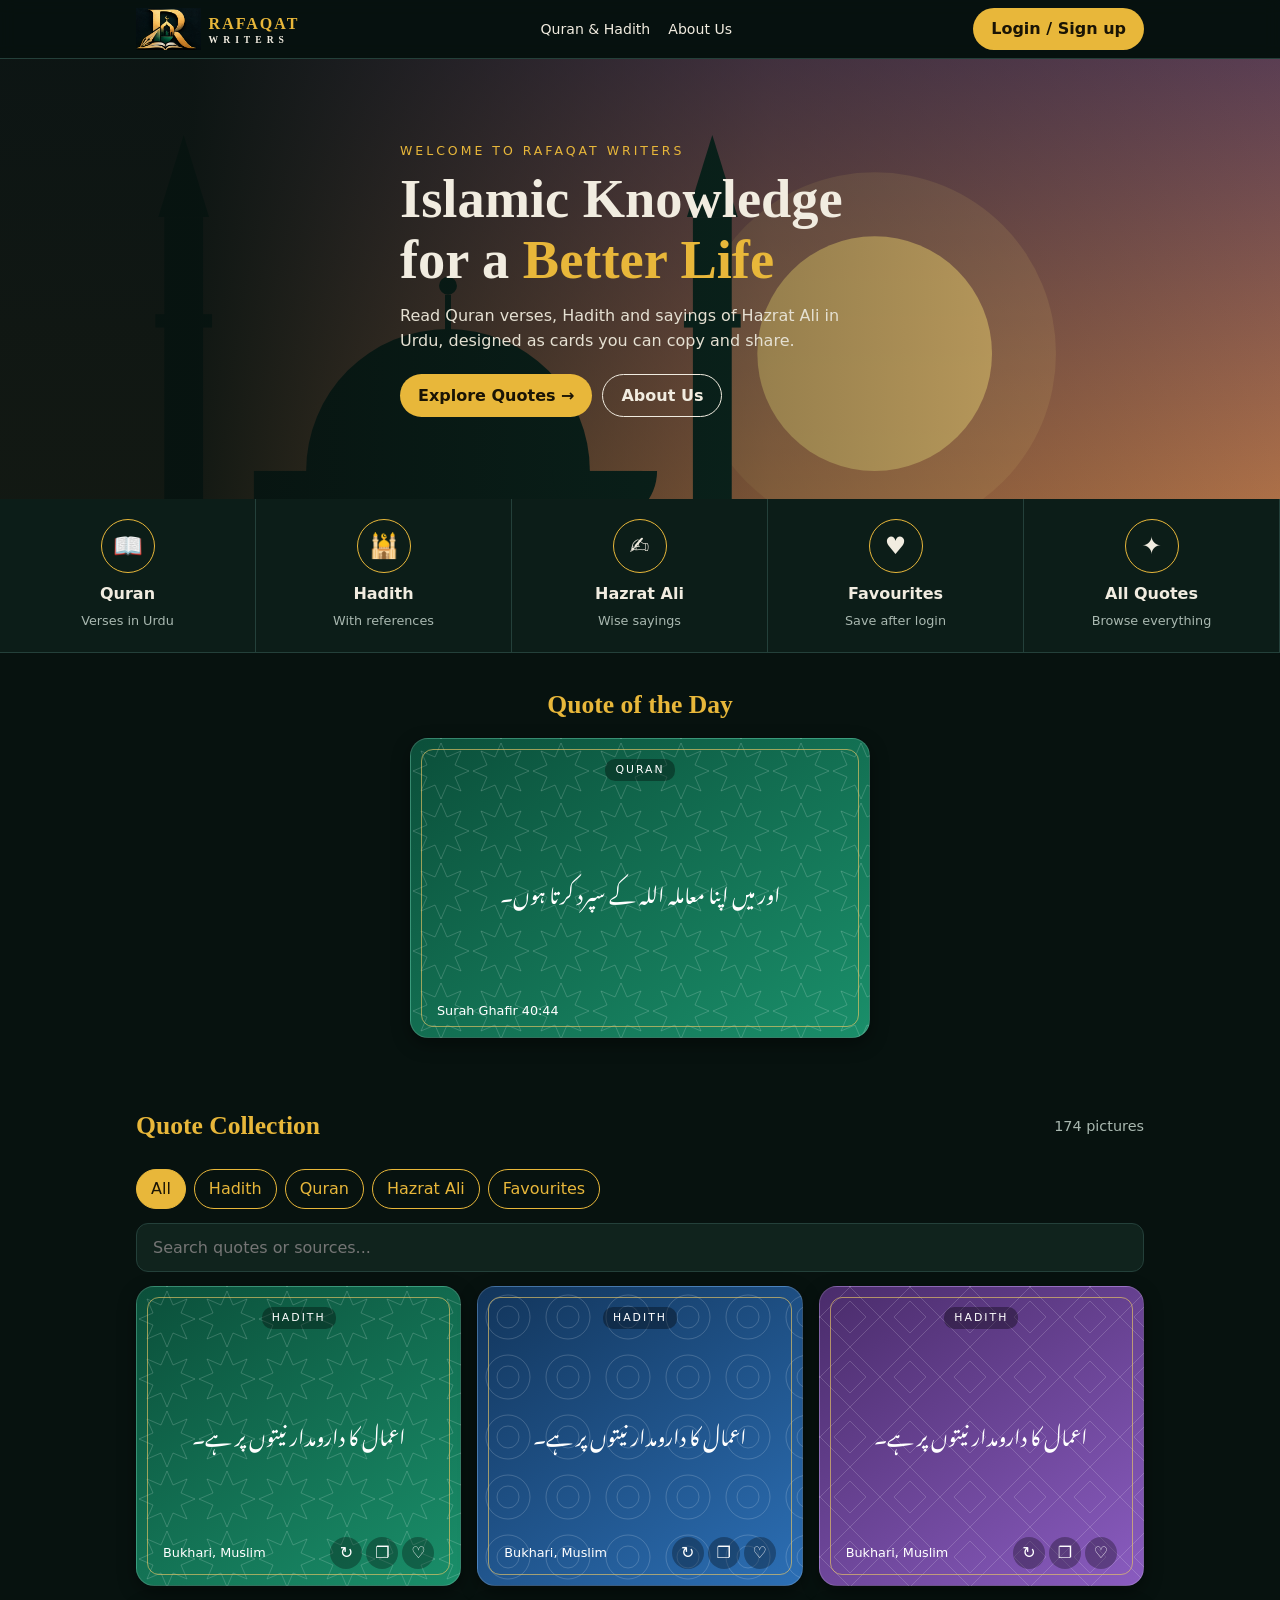
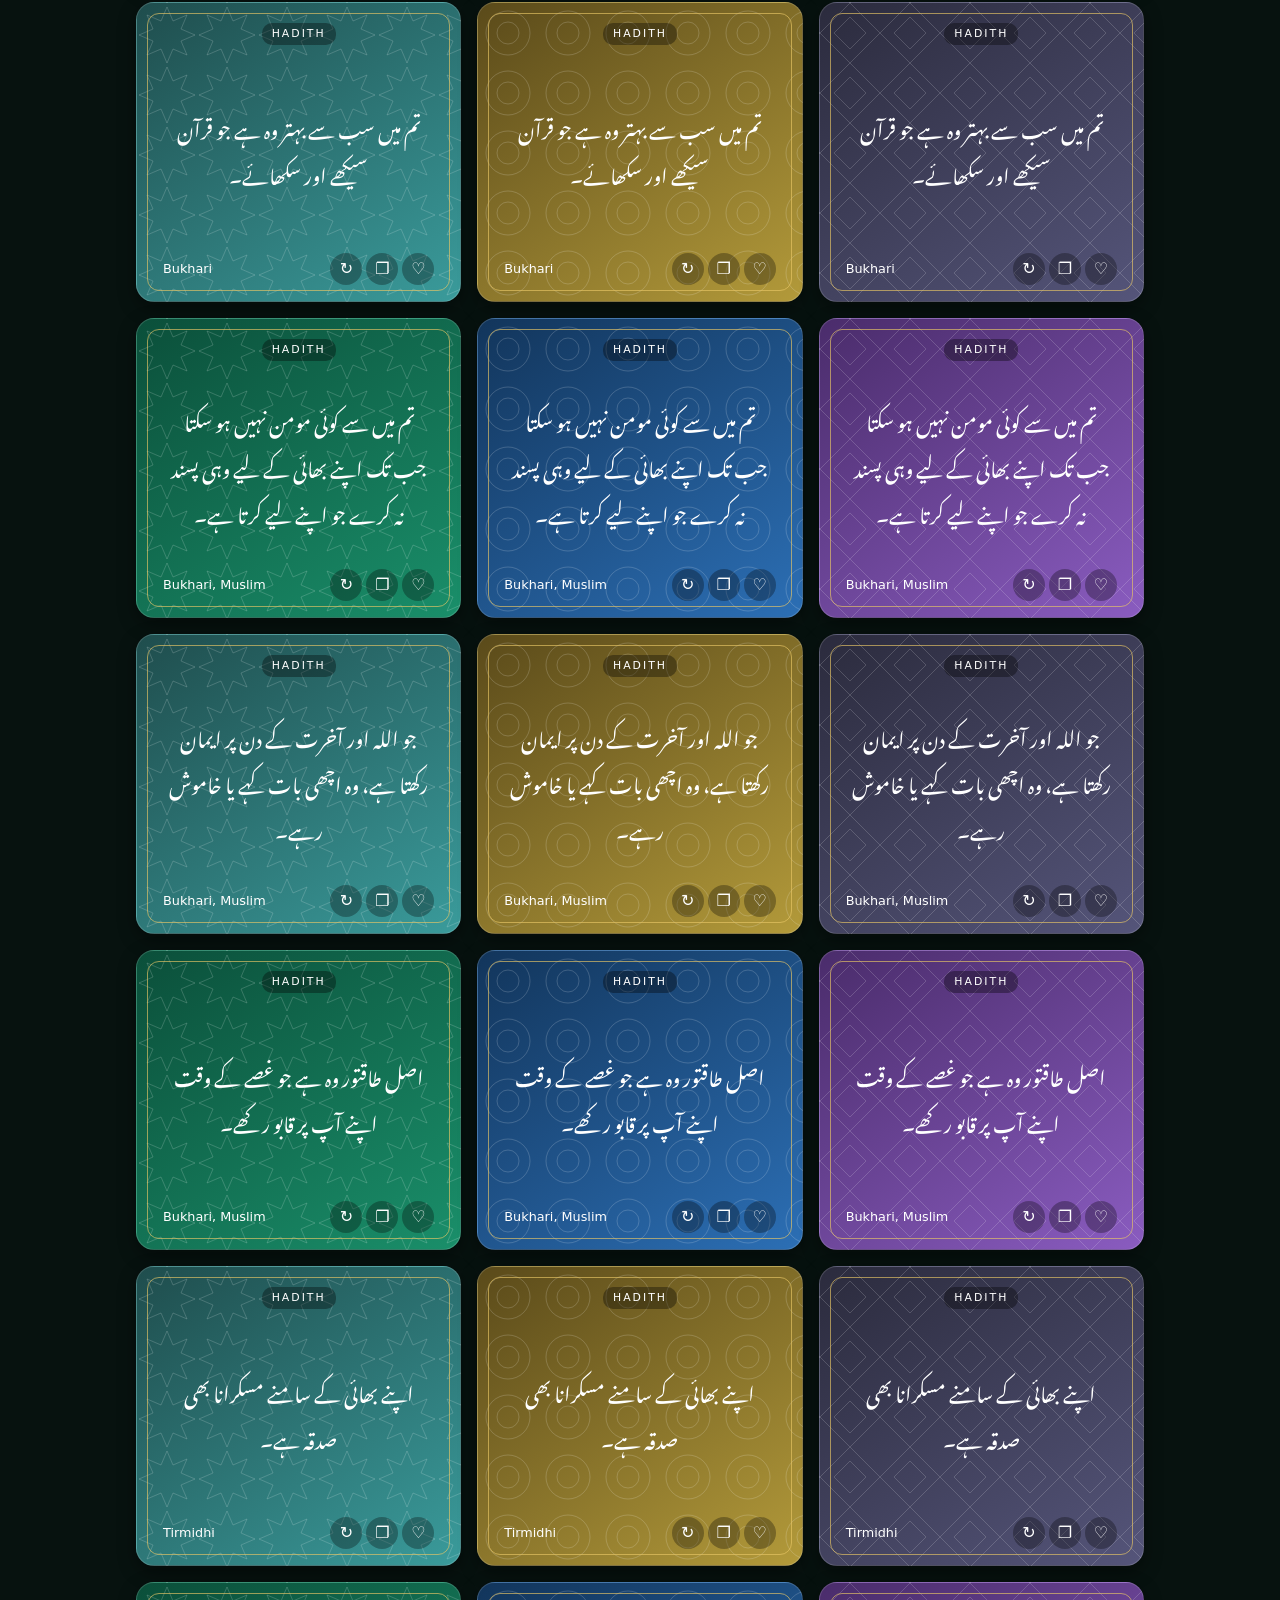
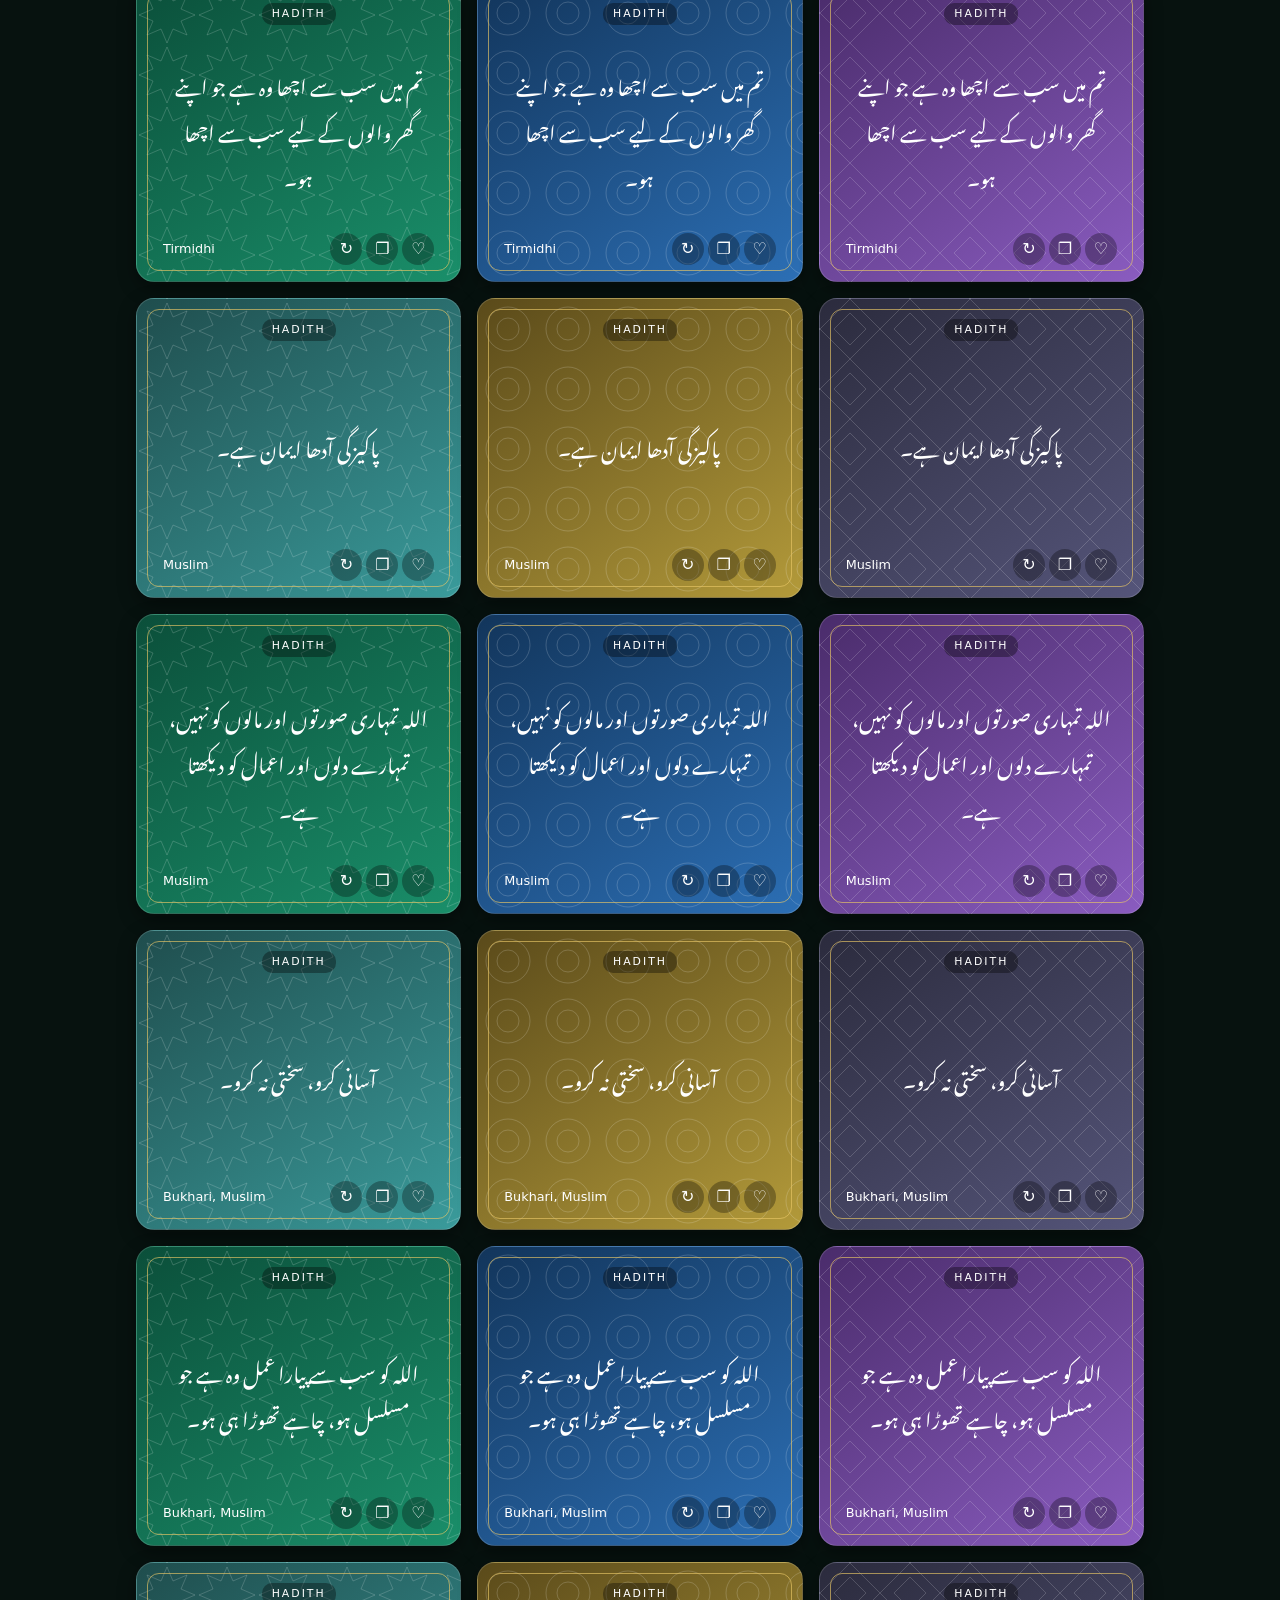
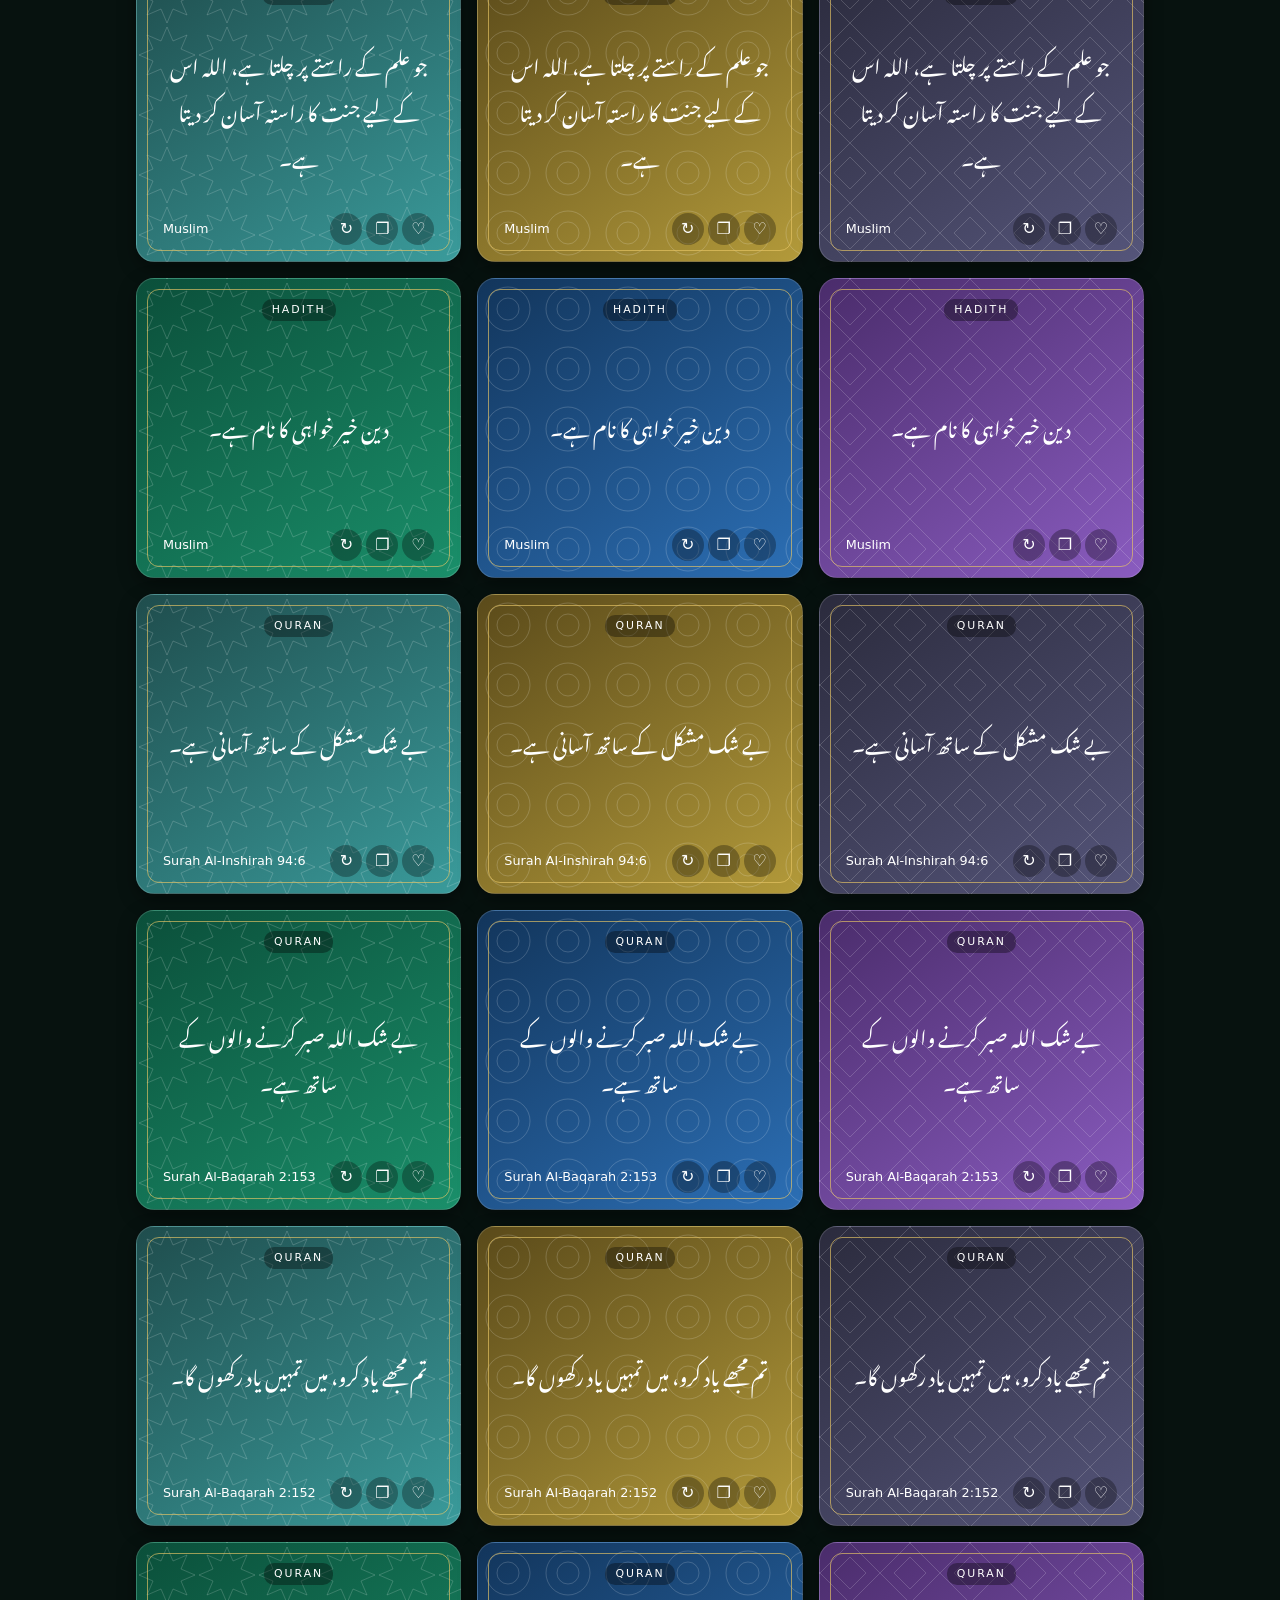
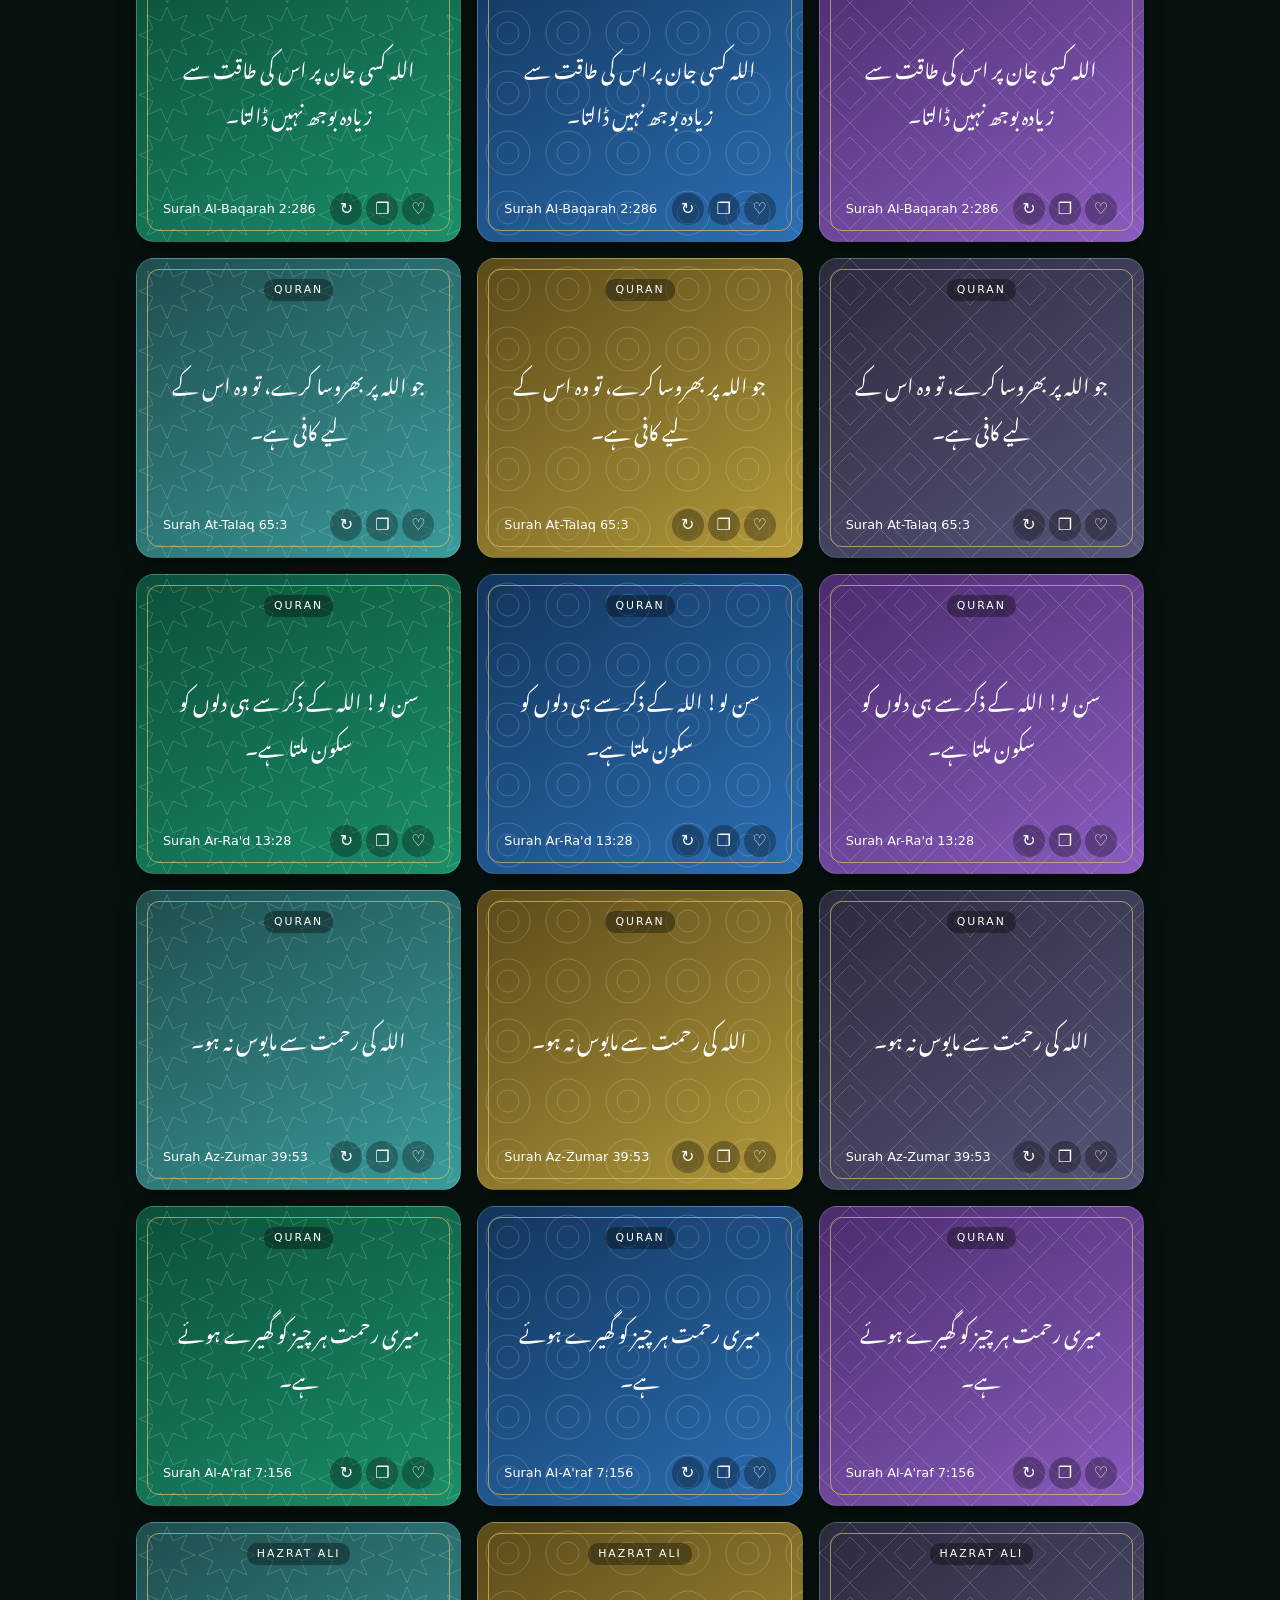
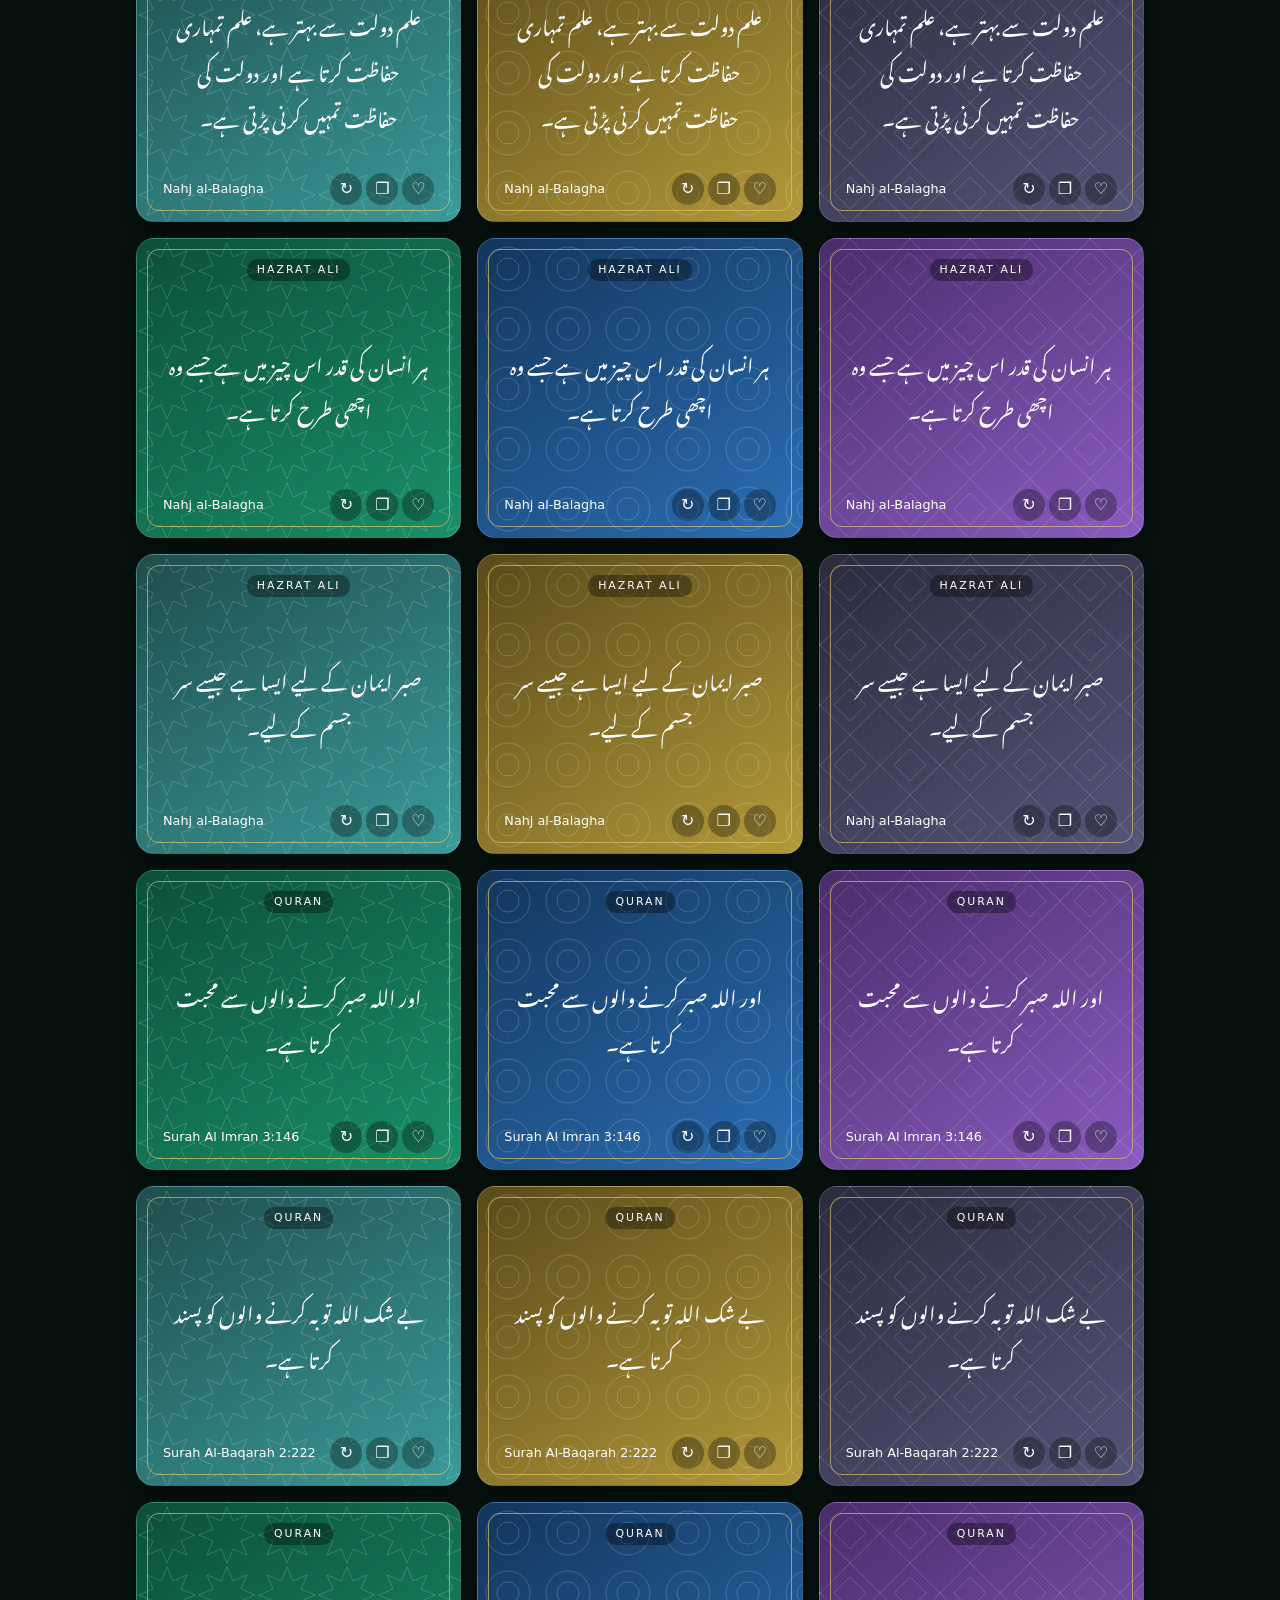
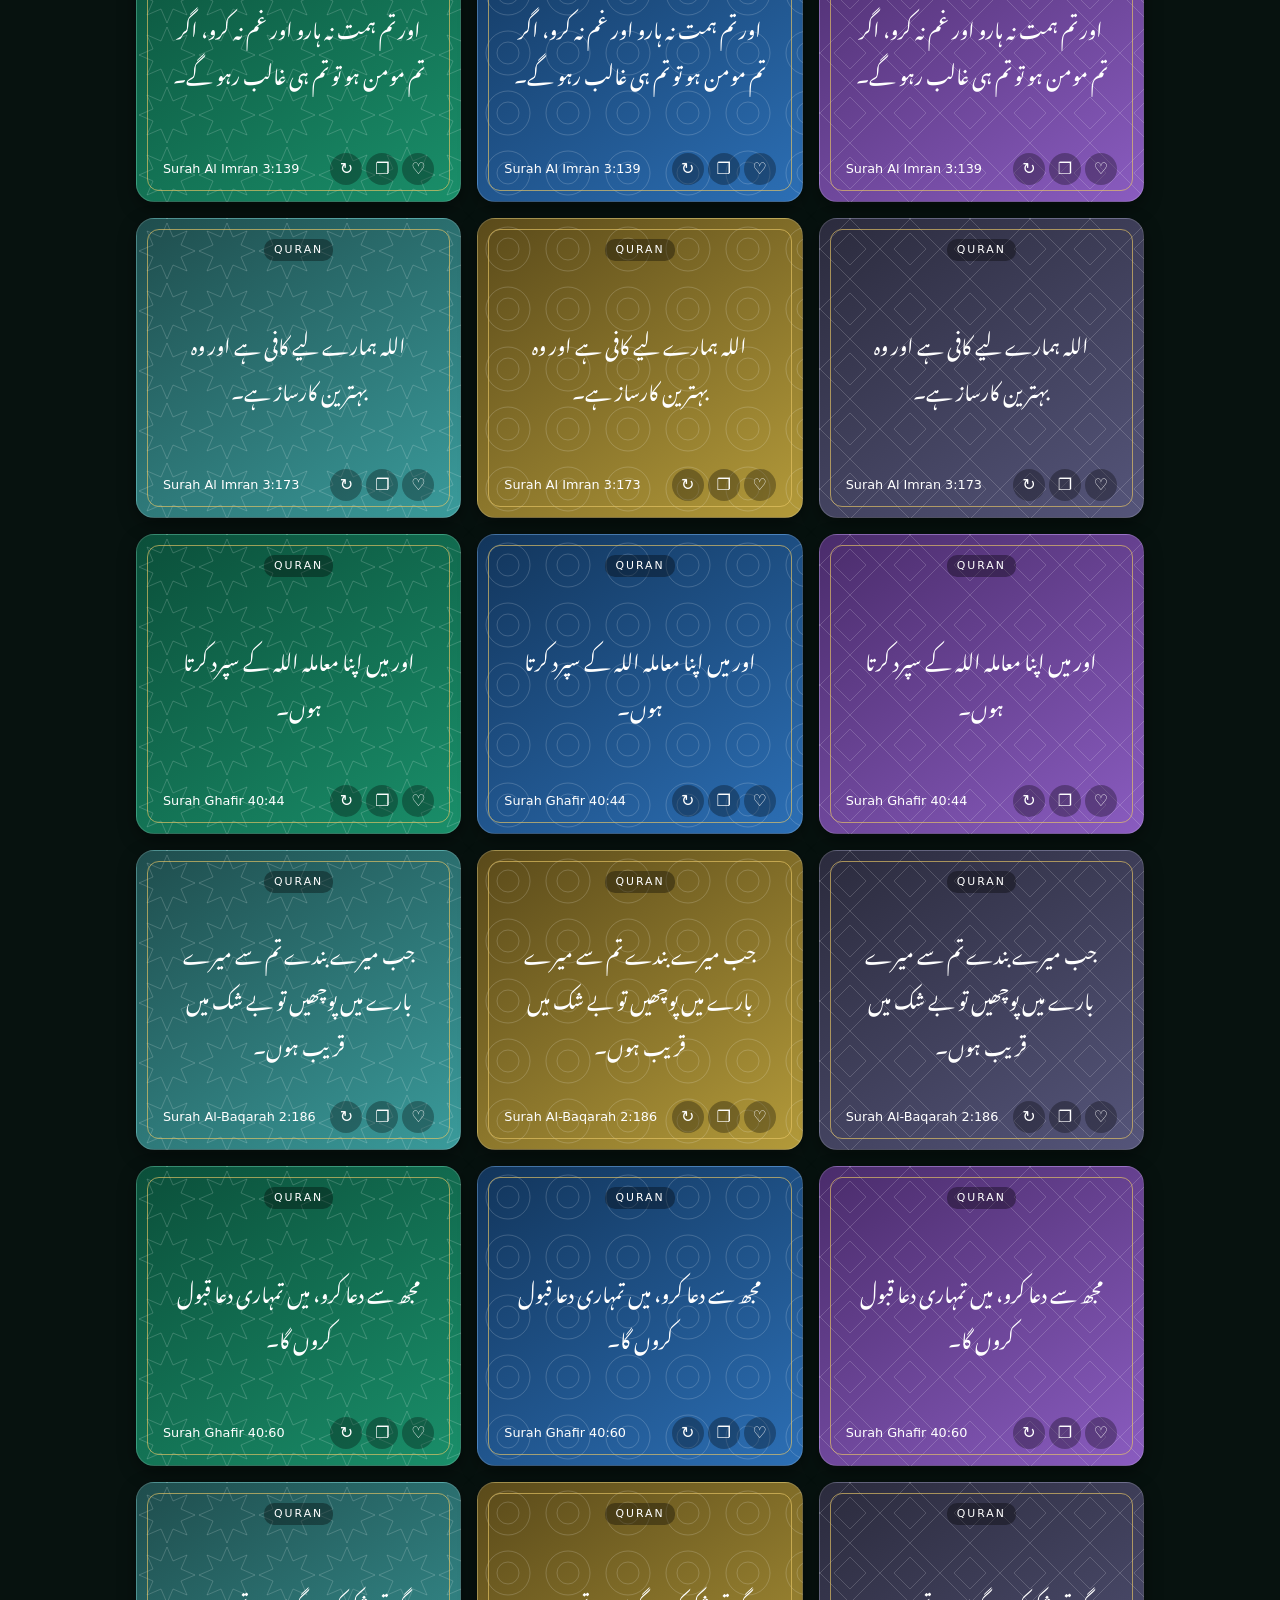
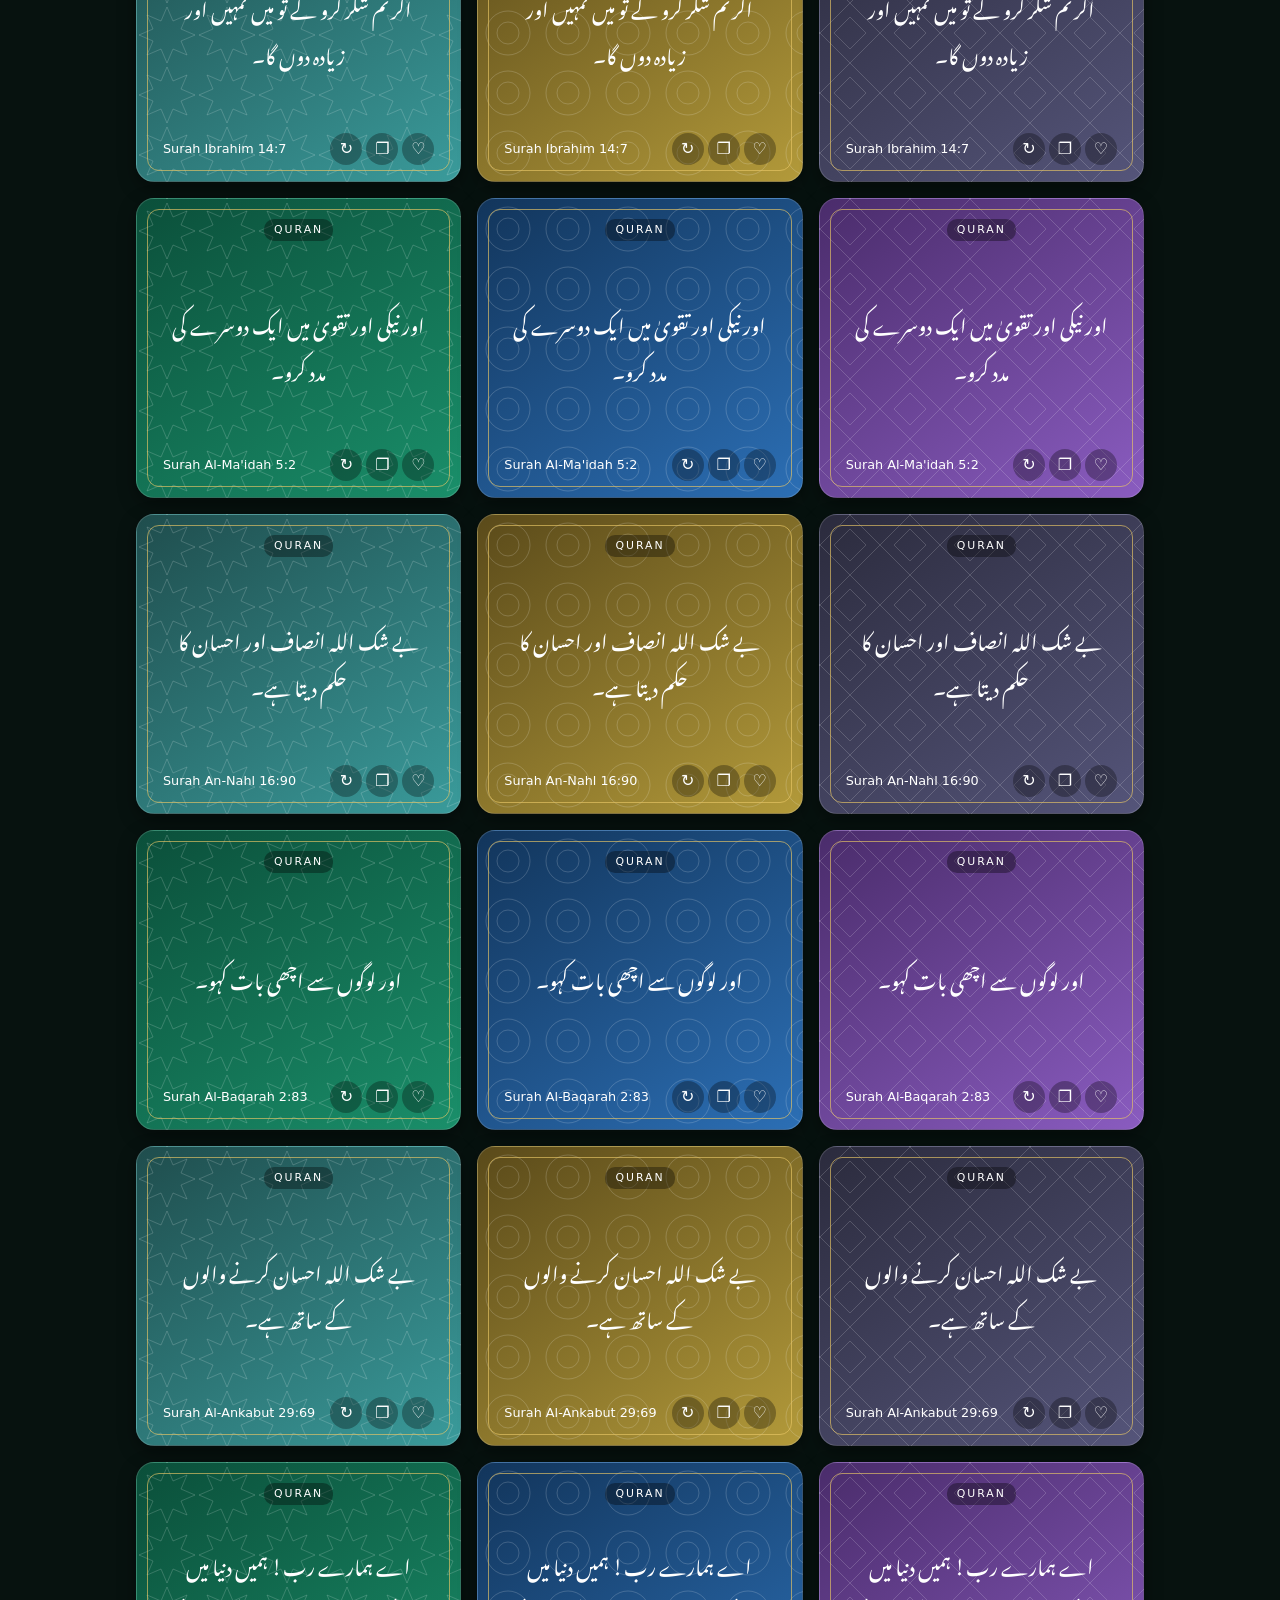
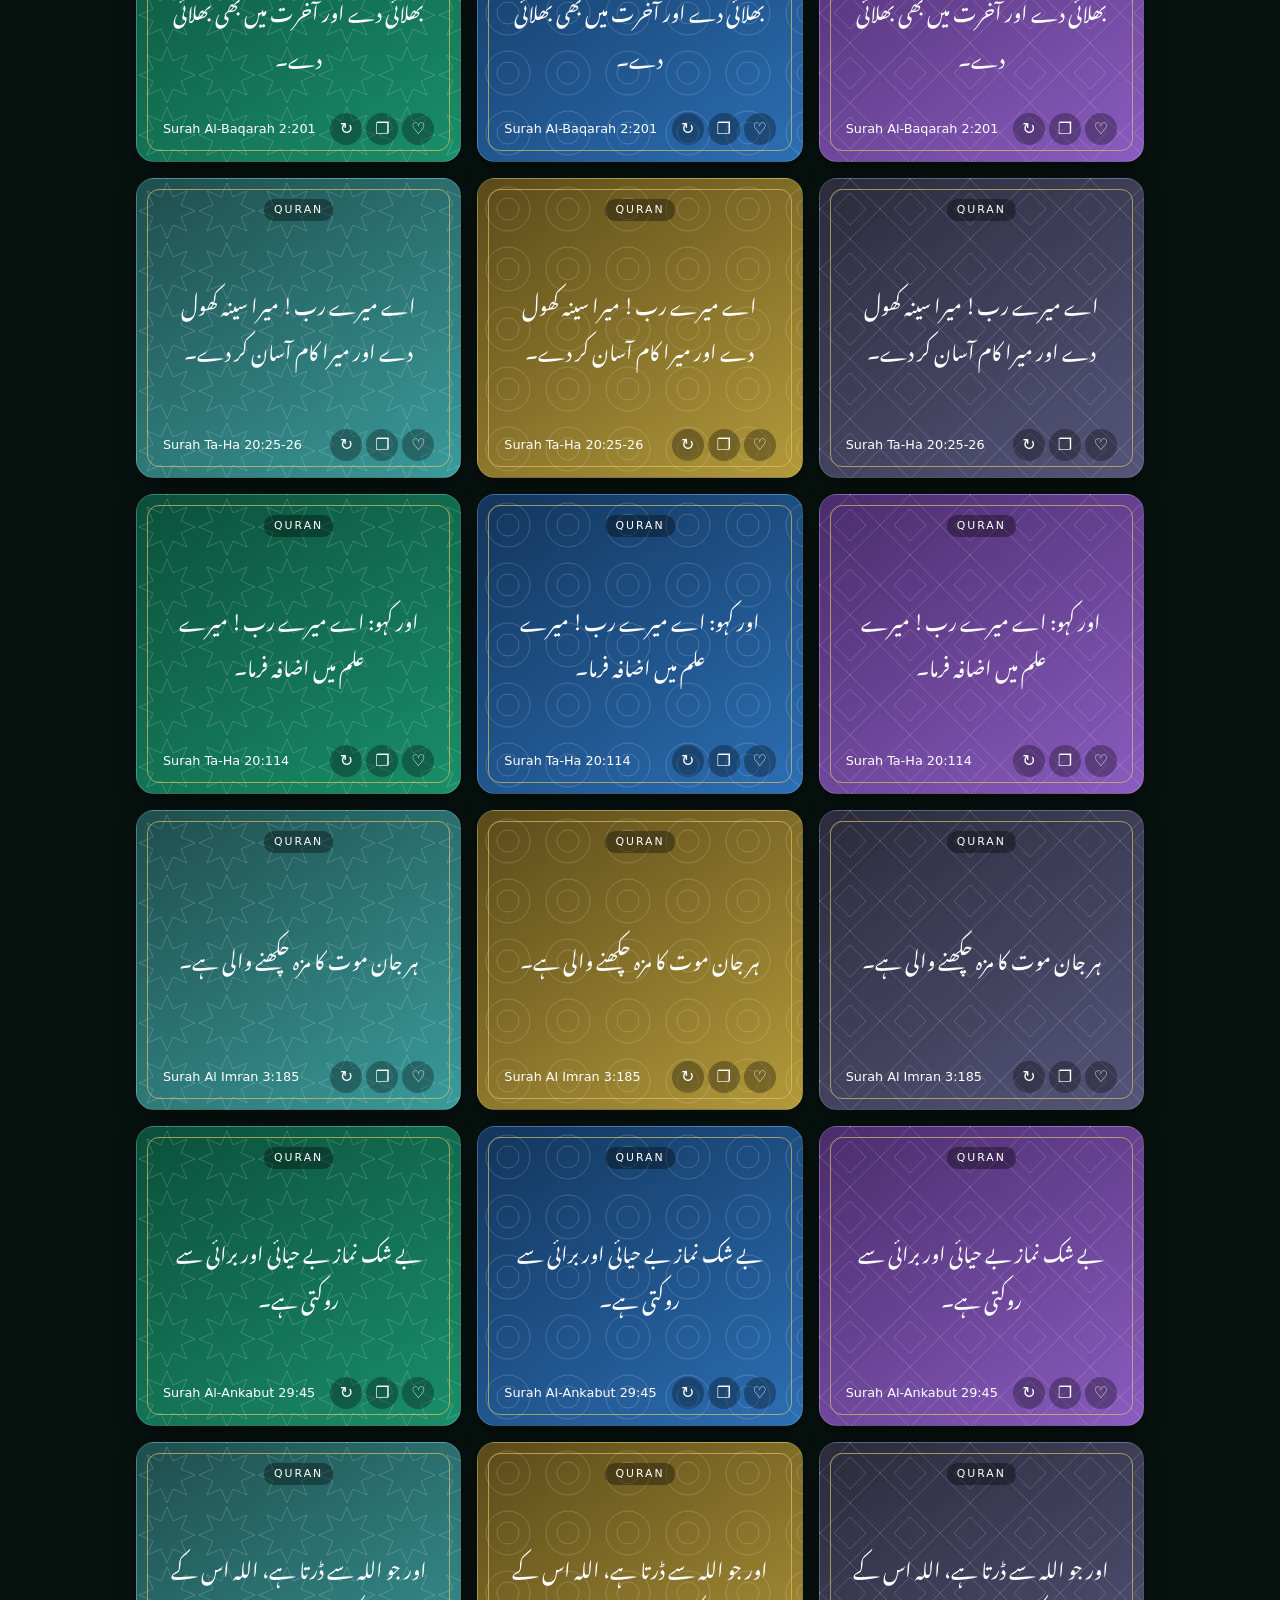
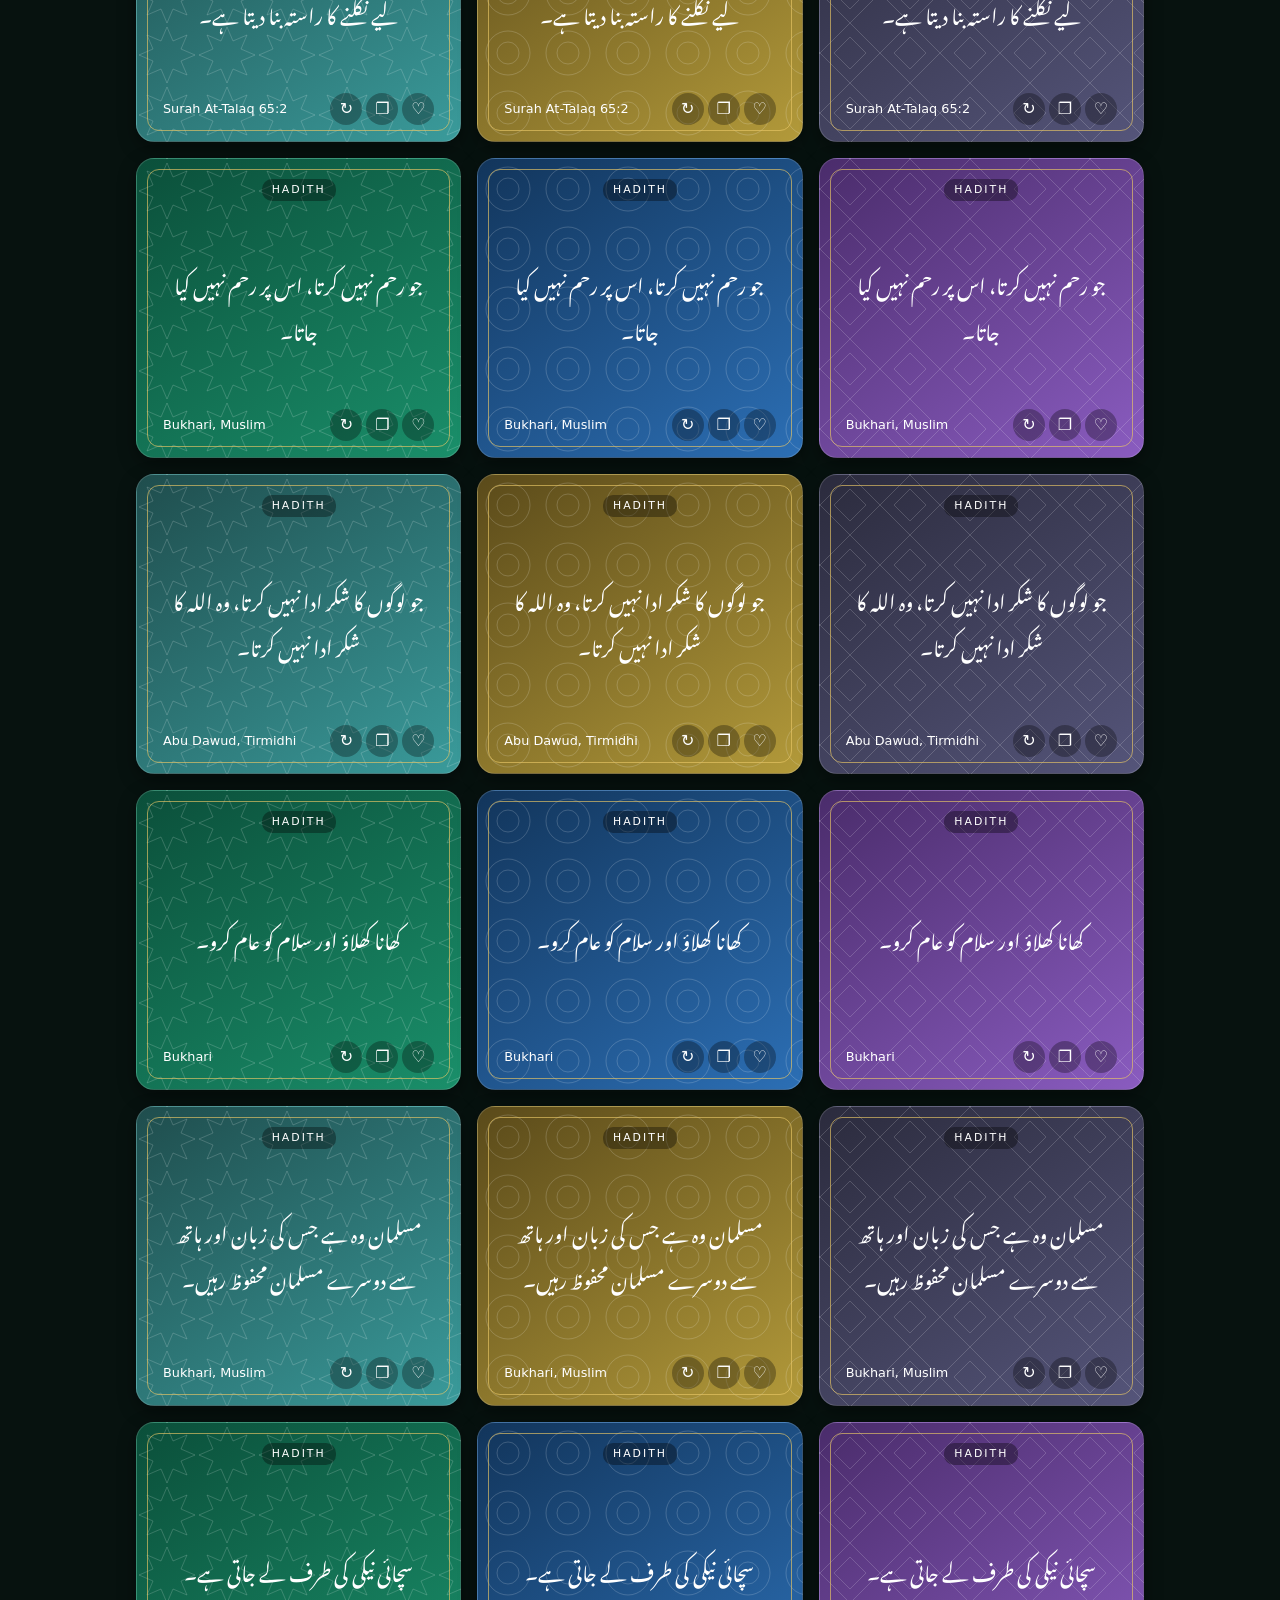
<file: index.html>
<!DOCTYPE html>
<html lang="en">
<head>
<meta charset="utf-8">
<meta name="viewport" content="width=device-width, initial-scale=1, viewport-fit=cover">
<title>Rafaqat Writers - Islamic Knowledge for a Better Life</title>
<meta name="description" content="Rafaqat Writers: Quran verses, Hadith and sayings of Hazrat Ali in Urdu, designed as beautiful shareable cards.">
<link rel="icon" href="favicon.png" type="image/png">
<link rel="stylesheet" href="https://fonts.googleapis.com/css2?family=Noto+Nastaliq+Urdu&display=swap">
<style>:root{--hero:url("01-sunset-mosque.svg");--ban:url("04-arches.svg")}</style>
<link rel="stylesheet" href="style.css">
</head>
<body>
<header><div class="w"><nav>
<a class="brand" href="#" onclick="return false"><img src="logo-emblem.png" alt="Rafaqat Writers logo"><span>RAFAQAT<small>WRITERS</small></span></a>
<div class="links"><a href="#" data-v="All">Quran &amp; Hadith</a><a href="#" data-info="1">About Us</a></div>
<button class="gb" id="authBtn">Login / Sign up</button></nav></div></header>

<div class="hero" id="top"><div class="w"><div class="eyebrow">WELCOME TO RAFAQAT WRITERS</div>
<h1>Islamic Knowledge<br>for a <b>Better Life</b></h1>
<p>Read Quran verses, Hadith and sayings of Hazrat Ali in Urdu, designed as cards you can copy and share.</p>
<div class="row"><button class="gb" id="exp">Explore Quotes &rarr;</button><button class="gb o" data-info="1">About Us</button></div></div></div>

<div class="tiles" id="tiles">
<div class="tile" data-c="Quran"><i>&#128214;</i><b>Quran</b><span>Verses in Urdu</span></div>
<div class="tile" data-c="Hadith"><i>&#128332;</i><b>Hadith</b><span>With references</span></div>
<div class="tile" data-c="Hazrat Ali"><i>&#9997;&#65039;</i><b>Hazrat Ali</b><span>Wise sayings</span></div>
<div class="tile" data-c="Favourites"><i>&#9829;</i><b>Favourites</b><span>Save after login</span></div>
<div class="tile" data-c="All"><i>&#10022;</i><b>All Quotes</b><span>Browse everything</span></div></div>

<section><div class="w"><h2 class="t2" style="text-align:center">Quote of the Day</h2><div class="qodw" id="qod"></div></div></section>

<section id="gallery"><div class="w">
<div class="sec"><h2 class="t2">Quote Collection</h2><span id="cnt"></span></div>
<div class="tools" id="cats"></div>
<div class="bar"><input id="q" type="search" placeholder="Search quotes or sources..."></div>
<main id="grid"></main></div></section>

<div class="banner"><div>Read &#10022; Learn &#10022; Grow</div><small>RAFAQAT WRITERS</small></div>

<section class="about" id="about"><div class="w"><h2 class="t2" style="text-align:center">About Us</h2>
<p>Rafaqat Writers shares Quran verses, Hadith and sayings of Hazrat Ali in Urdu, so good words reach more people. Please verify references with a trusted scholar before sharing.</p></div></section>

<footer><img src="logo-full.png" alt="Rafaqat Writers"><em>Islamic knowledge is the light that guides us in every step of life.</em>&copy; Rafaqat Writers</footer>
<div class="toast" id="toast"></div>
<dialog id="view" class="view"><div class="vh"><b id="vt" style="color:var(--gold)"></b><button class="chip" id="vc">Close</button></div><div id="vgrid" class="vg"></div></dialog>
<dialog id="info"><h3 style="margin-top:0;color:var(--gold)">About Us</h3><p>Rafaqat Writers shares Quran verses, Hadith and sayings of Hazrat Ali in Urdu, so good words reach more people. Please verify references with a trusted scholar before sharing.</p><button class="chip" id="ic">Close</button></dialog>
<dialog id="dlg"><h3 id="dt" style="margin-top:0">Login</h3><input id="u" placeholder="Username" autocomplete="username"><input id="p" type="password" placeholder="Password" autocomplete="current-password"><div class="err" id="err"></div><div class="row2"><button class="btn" id="go">Login</button><button class="chip" id="sw">New account</button><button class="chip" id="cl">Close</button></div></dialog>
<script src="script.js"></script>
</body></html>
</file>
<file: style.css>
:root{--bg:#07120f;--bg2:#0c1d18;--fg:#f1ece0;--card:#10231d;--ac:#e8b73a;--gold:#e8b73a;--mut:#a9b8b0;--bd:#24403a;box-sizing:border-box;padding-top:env(safe-area-inset-top,0px);padding-bottom:env(safe-area-inset-bottom,0px)}
*{box-sizing:border-box}html{scroll-padding-top:70px;scroll-behavior:smooth}
body{margin:0;background:var(--bg);color:var(--fg);font-family:"Segoe UI",system-ui,sans-serif;line-height:1.6}
button,input{font:inherit}a{color:inherit;text-decoration:none}
.w{max-width:1040px;margin:0 auto;padding:0 16px}
header{position:sticky;top:env(safe-area-inset-top,0px);z-index:20;background:#07120fee;backdrop-filter:blur(8px);border-bottom:1px solid var(--bd)}
nav{display:flex;align-items:center;justify-content:space-between;gap:10px;padding:8px 0}
.brand{display:flex;align-items:center;gap:8px;font-family:Georgia,serif;color:var(--gold);font-weight:700;letter-spacing:2px}
.brand img{height:42px}.brand small{display:block;font-size:.6rem;letter-spacing:5px;color:var(--fg);margin-top:-5px}
.links{display:flex;gap:18px;font-size:.88rem}.links a:hover{color:var(--gold)}
@media(max-width:760px){.links{display:none}}
.gb{background:var(--gold);color:#1a1405;border:0;border-radius:22px;padding:8px 18px;font-weight:700;cursor:pointer}
.gb.o{background:transparent;color:var(--fg);border:1.5px solid var(--fg)}
.hero{position:relative;min-height:440px;display:flex;align-items:center;background:#07120f var(--hero) center/cover}
.hero::before{content:"";position:absolute;inset:0;background:linear-gradient(90deg,#07120ff0 15%,#07120f66 60%,#07120f22)}
.hero .w{position:relative}
.eyebrow{color:var(--gold);letter-spacing:3px;font-size:.78rem;margin-bottom:8px}
.hero h1{font-family:Georgia,serif;font-size:clamp(2rem,7vw,3.4rem);line-height:1.12;margin:0 0 12px}
.hero h1 b{color:var(--gold)}
.hero p{max-width:480px;color:#e5e0d2;margin:0 0 20px}
.hero .row{display:flex;gap:10px;flex-wrap:wrap}
.tiles{display:grid;grid-template-columns:repeat(auto-fit,minmax(150px,1fr));background:var(--bg2);border-bottom:1px solid var(--bd)}
.tile{text-align:center;padding:20px 10px;cursor:pointer;border-right:1px solid var(--bd)}
.tile i{display:grid;place-items:center;width:54px;height:54px;border:1.5px solid var(--gold);border-radius:50%;margin:0 auto 8px;font-style:normal;font-size:1.5rem}
.tile b{display:block}.tile span{font-size:.8rem;color:var(--mut)}
.tile:hover{background:#12302a}
h2.t2{font-family:Georgia,serif;font-size:1.6rem;margin:0;color:var(--gold)}
section{padding:32px 0}
.qodw{max-width:460px;margin:12px auto 0}
.tools{display:flex;gap:8px;flex-wrap:wrap;padding:10px 0}
.chip{border:1.5px solid var(--gold);background:transparent;color:var(--gold);border-radius:20px;padding:6px 14px;cursor:pointer;white-space:nowrap}
.chip.on{background:var(--gold);color:#1a1405}
.bar{display:flex;gap:8px;padding:4px 0 14px}
.bar input{flex:1;padding:11px 16px;border-radius:12px;border:1px solid var(--bd);background:var(--card);color:var(--fg)}
.sec{display:flex;justify-content:space-between;align-items:center;margin:4px 0 12px}.sec span{color:var(--mut);font-size:.9rem}
main{display:grid;grid-template-columns:repeat(auto-fill,minmax(270px,1fr));gap:16px}
.pic{border-radius:18px;color:#fff;padding:20px 18px 12px;min-height:300px;display:flex;flex-direction:column;justify-content:space-between;position:relative;overflow:hidden;box-shadow:0 6px 18px rgba(0,0,0,.4);border:1px solid rgba(255,255,255,.15)}
.pic::after{content:"";position:absolute;inset:10px;border:1.5px solid rgba(232,199,102,.65);border-radius:12px;pointer-events:none}
.tag{align-self:center;font-size:.68rem;letter-spacing:2px;text-transform:uppercase;background:rgba(0,0,0,.35);border-radius:10px;padding:2px 10px;position:relative;z-index:1}
.t{font-family:"Noto Nastaliq Urdu","Jameel Noori Nastaliq","Noto Naskh Arabic",serif;direction:rtl;line-height:2.3;font-size:1.25rem;text-align:center;margin:auto 0;padding:10px 14px;position:relative;z-index:1}
.s{display:flex;justify-content:space-between;align-items:center;font-size:.8rem;padding:0 8px 4px;position:relative;z-index:1}
.acts button{background:rgba(0,0,0,.3);border:0;color:#fff;border-radius:50%;width:32px;height:32px;cursor:pointer;margin-left:4px;font-size:1rem}
.empty{grid-column:1/-1;text-align:center;color:var(--mut);padding:30px}
.banner{position:relative;text-align:center;padding:54px 16px;background:#0a2a20 var(--ban) center/cover;border-block:1px solid var(--bd)}
.banner::before{content:"";position:absolute;inset:0;background:#07120fb0}
.banner div{position:relative;font-family:Georgia,serif;font-style:italic;font-size:clamp(1.5rem,5vw,2.4rem);color:var(--gold)}
.banner small{position:relative;display:block;margin-top:6px;letter-spacing:3px}
.about p{max-width:680px;margin:10px auto 0;text-align:center;color:#d9d4c6}
footer{background:#050d0b;border-top:1px solid var(--bd);padding:26px 16px;text-align:center;color:var(--mut);font-size:.88rem}
footer img{height:110px}footer em{display:block;color:var(--gold);font-family:Georgia,serif;margin:8px auto;max-width:420px}
dialog{border:0;border-radius:16px;padding:20px;background:var(--card);color:var(--fg);width:min(92vw,340px)}
dialog::backdrop{background:rgba(0,0,0,.65)}
dialog input{display:block;width:100%;margin:8px 0;padding:10px;border-radius:8px;border:1px solid var(--bd);background:var(--bg);color:var(--fg)}
.row2{display:flex;gap:8px;margin-top:8px;flex-wrap:wrap}.btn{background:var(--gold);color:#1a1405;border:0;border-radius:10px;padding:9px 16px;cursor:pointer;font-weight:700}
.err{color:#ff7b7b;font-size:.85rem;min-height:1.2em}
.toast{position:fixed;left:50%;bottom:calc(20px + env(safe-area-inset-bottom,0px));transform:translateX(-50%);background:#000c;color:#fff;padding:8px 16px;border-radius:20px;font-size:.85rem;display:none;z-index:99}
dialog.view{width:min(96vw,720px);max-height:92vh;overflow:auto;padding:0;background:var(--bg);border:1px solid var(--bd);border-radius:16px;color:var(--fg)}
.vh{display:flex;justify-content:space-between;align-items:center;padding:12px 16px;position:sticky;top:0;background:var(--bg2);z-index:3;border-bottom:1px solid var(--bd);font-size:1.15rem}
.vg{display:grid;gap:14px;padding:14px;grid-template-columns:repeat(auto-fill,minmax(250px,1fr))}
#info{border:0;border-radius:16px;padding:20px;background:var(--card);color:var(--fg);width:min(92vw,380px)}
#info::backdrop{background:rgba(0,0,0,.65)}
</file>
